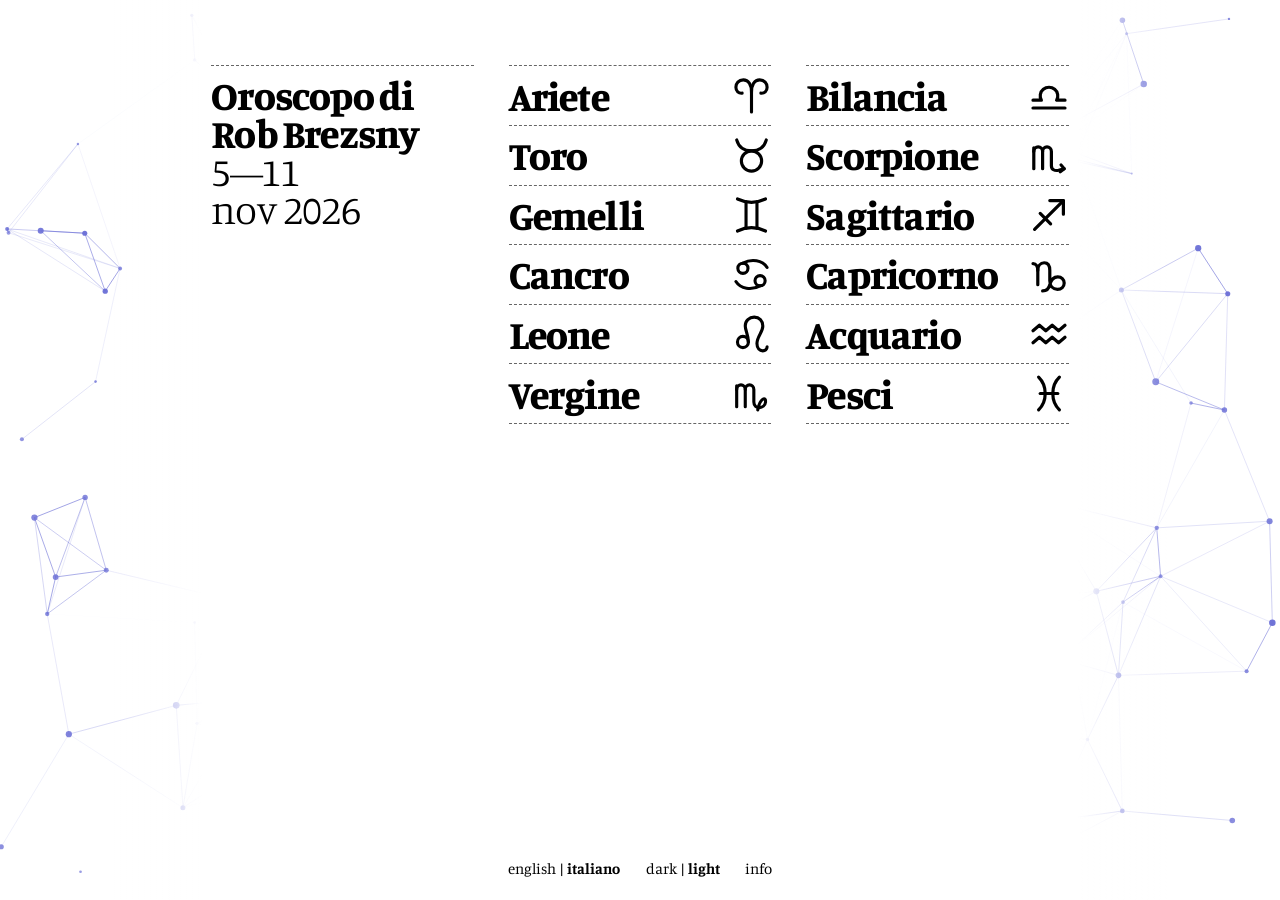
<file: index.html>
<!doctype html>
<html lang="it">
<head>
  <meta charset="utf-8">
  <meta name="viewport" content="width=device-width, initial-scale=1">
  <meta name="robots" content="noindex, nofollow">
  <title>Oroscopo</title>
  <link rel="apple-touch-icon" href="icone/apple-touch-icon.png">
  <link rel="icon" type="image/png" href="icone/favicon.png">
  <meta name="apple-mobile-web-app-title" content="Oroscopo">
  <link rel="preconnect" href="https://fonts.googleapis.com">
  <link rel="preconnect" href="https://fonts.gstatic.com" crossorigin>
  <link href="https://fonts.googleapis.com/css2?family=Manuale:wght@300;400;700;800&display=swap" rel="stylesheet">
  <link rel="stylesheet" href="style.css">
  <script>
    // Tema scelto dal footer (dark | light): applicato subito, prima che la pagina appaia
    try {
      const tema = localStorage.getItem("tema");
      if (tema) document.documentElement.dataset.tema = tema;
    } catch {}
  </script>
</head>
<body class="home">
  <main class="foglio" id="foglio">
    <button class="apri-menu" id="apri-menu" type="button" aria-label="Menu" aria-expanded="false">
      <svg class="simbolo" viewBox="0 0 100 100" aria-hidden="true">
        <path class="linee" d="M14 36 H86 M14 64 H86"/>
        <path class="croce" d="M22 22 L78 78 M78 22 L22 78"/>
      </svg>
    </button>
    <h1 class="titolo"><span id="intestazione">Oroscopo di</span><br><span id="autore"></span><br><span class="data" id="settimana"></span></h1>
    <ul class="elenco" id="elenco"></ul>
    <!-- Menu del telefono: le voci sono disegnate come i segni -->
    <ul class="elenco menu" id="menu">
      <li><a href="#it" data-lingua="it"><span class="nome-segno">Italiano</span><svg class="simbolo" viewBox="0 0 100 100" aria-hidden="true"><circle cx="50" cy="50" r="38"/><circle class="punto" cx="50" cy="50" r="21"/></svg></a></li>
      <li><a href="#en" data-lingua="en" lang="en"><span class="nome-segno">English</span><svg class="simbolo" viewBox="0 0 100 100" aria-hidden="true"><circle cx="50" cy="50" r="38"/><circle class="punto" cx="50" cy="50" r="21"/></svg></a></li>
      <li><a href="#dark" data-tema="dark" lang="en"><span class="nome-segno">Dark</span><svg class="simbolo" viewBox="0 0 100 100" aria-hidden="true"><circle cx="50" cy="50" r="38"/><circle class="punto" cx="50" cy="50" r="21"/></svg></a></li>
      <li><a href="#light" data-tema="light" lang="en"><span class="nome-segno">Light</span><svg class="simbolo" viewBox="0 0 100 100" aria-hidden="true"><circle cx="50" cy="50" r="38"/><circle class="punto" cx="50" cy="50" r="21"/></svg></a></li>
      <li><a href="info"><span class="nome-segno">Info</span><svg class="simbolo" viewBox="0 0 100 100" aria-hidden="true"><circle class="punto-i" cx="46" cy="16" r="6"/><path d="M34 40 H46 V74 C46 86 56 90 70 86"/></svg></a></li>
    </ul>
  </main>
  <footer class="lingue" id="lingue">
    <a href="#en" data-lingua="en" lang="en">english</a> | <a href="#it" data-lingua="it">italiano</a>
    <span class="tema"><a href="#dark" data-tema="dark" lang="en">dark</a> | <a href="#light" data-tema="light" lang="en">light</a></span>
    <a class="link-nota" id="link-nota" href="info">info</a>
  </footer>
  <script src="app.js"></script>
  <script src="sfondo.js"></script>
</body>
</html>
</file>
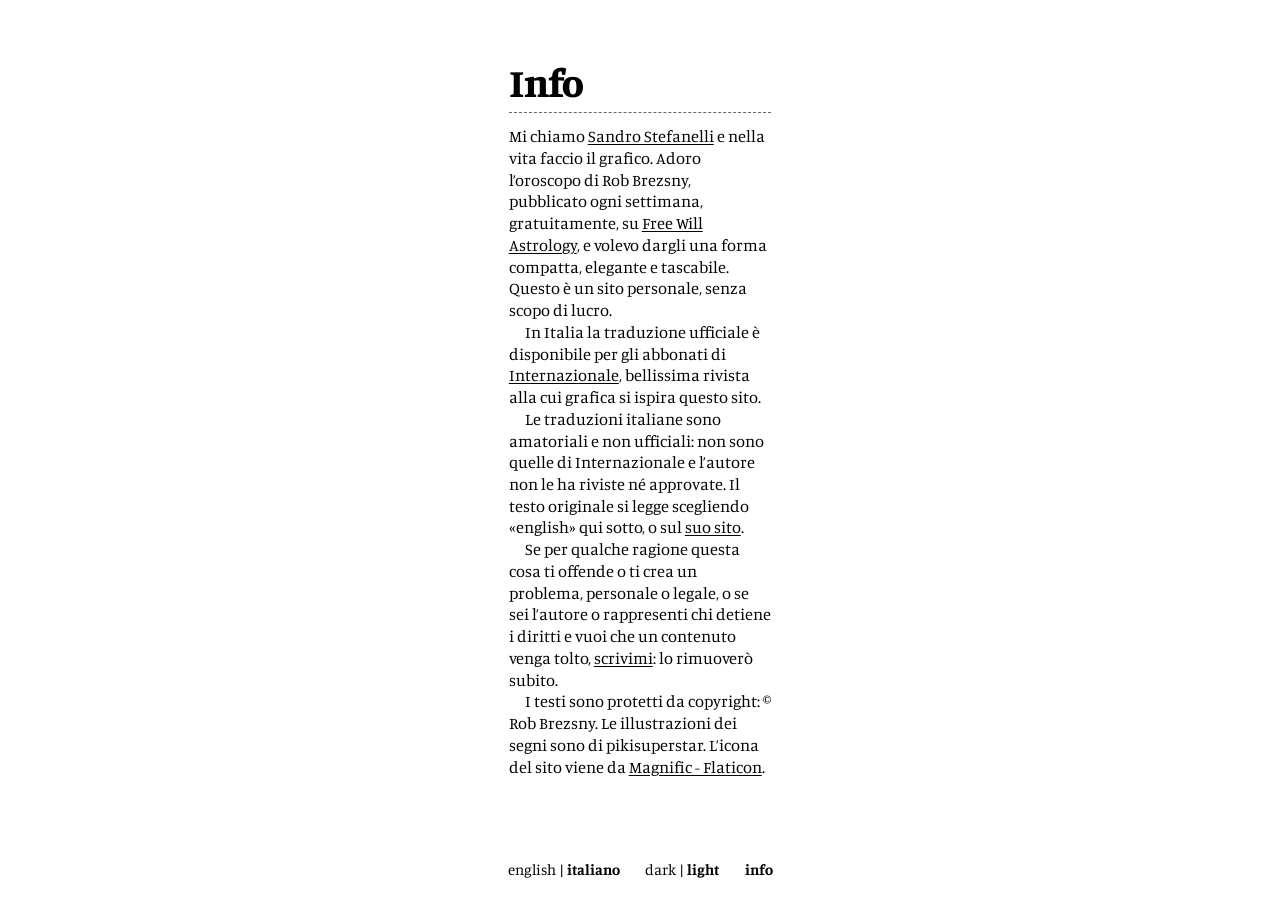
<file: info.html>
<!doctype html>
<html lang="it">
<head>
  <meta charset="utf-8">
  <meta name="viewport" content="width=device-width, initial-scale=1">
  <meta name="robots" content="noindex, nofollow">
  <title>Info</title>
  <link rel="apple-touch-icon" href="icone/apple-touch-icon.png">
  <link rel="icon" type="image/png" href="icone/favicon.png">
  <meta name="apple-mobile-web-app-title" content="Oroscopo">
  <link rel="preconnect" href="https://fonts.googleapis.com">
  <link rel="preconnect" href="https://fonts.gstatic.com" crossorigin>
  <link href="https://fonts.googleapis.com/css2?family=Manuale:wght@300;400;700;800&display=swap" rel="stylesheet">
  <link rel="stylesheet" href="style.css">
  <script>
    // Tema scelto dal footer (dark | light): applicato subito, prima che la pagina appaia
    try {
      const tema = localStorage.getItem("tema");
      if (tema) document.documentElement.dataset.tema = tema;
    } catch {}
  </script>
</head>
<body class="pagina-segno pagina-nota">
  <article class="foglio scontrino" id="nota">
    <header class="testata">
      <h1 class="nome"><a href="./" id="titolo-nota">Info</a></h1>
    </header>
    <div class="testo" lang="it" data-lingua="it">
      <p>Mi chiamo <a href="https://sandrostefanelli.com">Sandro Stefanelli</a> e nella vita faccio il grafico. Adoro l’oroscopo di Rob Brezsny, pubblicato ogni settimana, gratuitamente, su <a href="https://freewillastrology.com">Free Will Astrology</a>, e volevo dargli una forma compatta, elegante e tascabile. Questo è un sito personale, senza scopo di lucro.</p>
      <p>In Italia la traduzione ufficiale è disponibile per gli abbonati di <a href="https://www.internazionale.it">Internazionale</a>, bellissima rivista alla cui grafica si ispira questo sito.</p>
      <p>Le traduzioni italiane sono amatoriali e non ufficiali: non sono quelle di Internazionale e l’autore non le ha riviste né approvate. Il testo originale si legge scegliendo «english» qui sotto, o sul <a href="https://freewillastrology.com">suo sito</a>.</p>
      <p>Se per qualche ragione questa cosa ti offende o ti crea un problema, personale o legale, o se sei l’autore o rappresenti chi detiene i diritti e vuoi che un contenuto venga tolto, <a href="mailto:53_razza.bufalo@icloud.com">scrivimi</a>: lo rimuoverò subito.</p>
      <p>I testi sono protetti da copyright: © Rob Brezsny. Le illustrazioni dei segni sono di pikisuperstar. L’icona del sito viene da <a href="https://www.flaticon.com/free-icons/horoscope" title="horoscope icons">Magnific&nbsp;-&nbsp;Flaticon</a>.</p>
    </div>
    <div class="testo" lang="en" data-lingua="en" hidden>
      <p>My name is <a href="https://sandrostefanelli.com">Sandro Stefanelli</a> and I’m a graphic designer. I love Rob Brezsny’s horoscopes, published every week, for free, at <a href="https://freewillastrology.com">Free Will Astrology</a>, and wanted to give them a compact, elegant, pocket-sized form. This is a personal, non-commercial website.</p>
      <p>In Italy, the official translation is available to subscribers of <a href="https://www.internazionale.it">Internazionale</a>, a beautiful magazine whose design inspired this site.</p>
      <p>The Italian translations are amateur and unofficial: they are not Internazionale’s, and the author has not reviewed or endorsed them. The original text can be read by choosing “english” below, or on <a href="https://freewillastrology.com">his website</a>.</p>
      <p>If for any reason this offends you or causes you a problem, personal or legal, or if you are the author or represent the rights holders and would like any content removed, <a href="mailto:53_razza.bufalo@icloud.com">write to me</a> and I’ll take it down right away.</p>
      <p>The texts are copyrighted: © Rob Brezsny. The zodiac illustrations are by pikisuperstar. The site icon comes from <a href="https://www.flaticon.com/free-icons/horoscope" title="horoscope icons">Magnific&nbsp;-&nbsp;Flaticon</a>.</p>
    </div>
  </article>
  <footer class="lingue" id="lingue">
    <a href="#en" data-lingua="en" lang="en">english</a> | <a href="#it" data-lingua="it">italiano</a>
    <span class="tema"><a href="#dark" data-tema="dark" lang="en">dark</a> | <a href="#light" data-tema="light" lang="en">light</a></span>
    <a class="link-nota attiva" id="link-nota" href="info">info</a>
  </footer>
  <script src="app.js"></script>
</body>
</html>
</file>
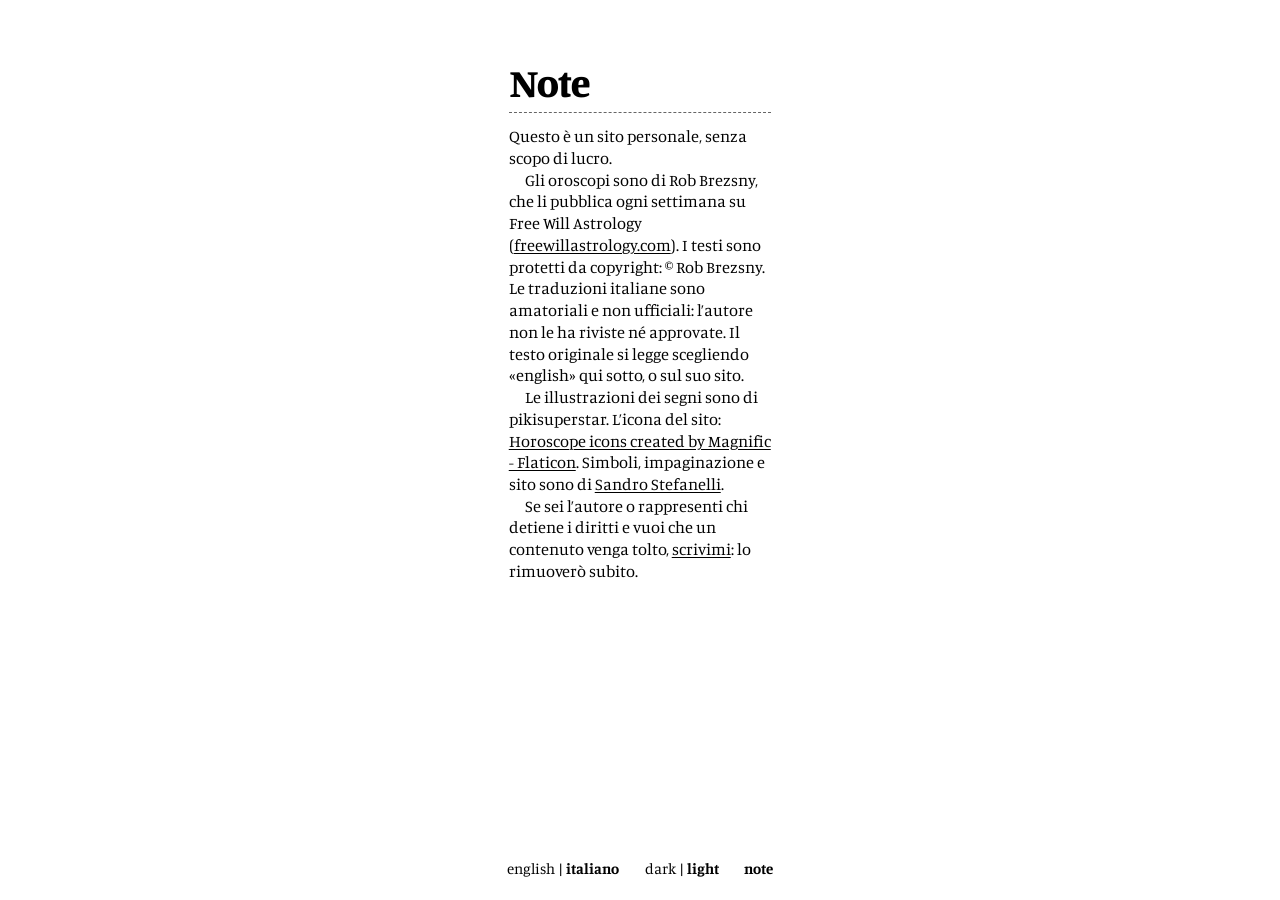
<file: nota.html>
<!doctype html>
<html lang="it">
<head>
  <meta charset="utf-8">
  <meta name="viewport" content="width=device-width, initial-scale=1">
  <meta name="robots" content="noindex, nofollow">
  <title>Note</title>
  <link rel="apple-touch-icon" href="icone/apple-touch-icon.png">
  <link rel="icon" type="image/png" href="icone/favicon.png">
  <meta name="apple-mobile-web-app-title" content="Oroscopo">
  <link rel="preconnect" href="https://fonts.googleapis.com">
  <link rel="preconnect" href="https://fonts.gstatic.com" crossorigin>
  <link href="https://fonts.googleapis.com/css2?family=Manuale:wght@300;400;700;800&display=swap" rel="stylesheet">
  <link rel="stylesheet" href="style.css">
  <script>
    // Tema scelto dal footer (dark | light): applicato subito, prima che la pagina appaia
    try {
      const tema = localStorage.getItem("tema");
      if (tema) document.documentElement.dataset.tema = tema;
    } catch {}
  </script>
</head>
<body class="pagina-segno pagina-nota">
  <article class="foglio scontrino" id="nota">
    <header class="testata">
      <h1 class="nome"><a href="./" id="titolo-nota">Note</a></h1>
    </header>
    <div class="testo" lang="it" data-lingua="it">
      <p>Questo è un sito personale, senza scopo di lucro.</p>
      <p>Gli oroscopi sono di Rob Brezsny, che li pubblica ogni settimana su Free Will Astrology (<a href="https://freewillastrology.com">freewillastrology.com</a>). I testi sono protetti da copyright: © Rob Brezsny. Le traduzioni italiane sono amatoriali e non ufficiali: l’autore non le ha riviste né approvate. Il testo originale si legge scegliendo «english» qui sotto, o sul suo sito.</p>
      <p>Le illustrazioni dei segni sono di pikisuperstar. L’icona del sito: <a href="https://www.flaticon.com/free-icons/horoscope" title="horoscope icons">Horoscope icons created by Magnific - Flaticon</a>. Simboli, impaginazione e sito sono di <a href="https://sandrostefanelli.com">Sandro Stefanelli</a>.</p>
      <p>Se sei l’autore o rappresenti chi detiene i diritti e vuoi che un contenuto venga tolto, <a href="mailto:53_razza.bufalo@icloud.com">scrivimi</a>: lo rimuoverò subito.</p>
    </div>
    <div class="testo" lang="en" data-lingua="en" hidden>
      <p>This is a personal, non-commercial website.</p>
      <p>The horoscopes are by Rob Brezsny, published every week at Free Will Astrology (<a href="https://freewillastrology.com">freewillastrology.com</a>). The texts are copyrighted: © Rob Brezsny. The Italian translations are amateur and unofficial: they have not been reviewed or endorsed by the author. The original text can be read by choosing “english” below, or on his website.</p>
      <p>The zodiac illustrations are by pikisuperstar. Site icon: <a href="https://www.flaticon.com/free-icons/horoscope" title="horoscope icons">Horoscope icons created by Magnific - Flaticon</a>. Symbols, layout and website by <a href="https://sandrostefanelli.com">Sandro Stefanelli</a>.</p>
      <p>If you are the author or represent the rights holders and would like any content removed, please <a href="mailto:53_razza.bufalo@icloud.com">write to me</a> and it will be taken down right away.</p>
    </div>
  </article>
  <footer class="lingue" id="lingue">
    <a href="#en" data-lingua="en" lang="en">english</a> | <a href="#it" data-lingua="it">italiano</a>
    <span class="tema"><a href="#dark" data-tema="dark" lang="en">dark</a> | <a href="#light" data-tema="light" lang="en">light</a></span>
    <a class="link-nota attiva" id="link-nota" href="nota">note</a>
  </footer>
  <script src="app.js"></script>
</body>
</html>
</file>
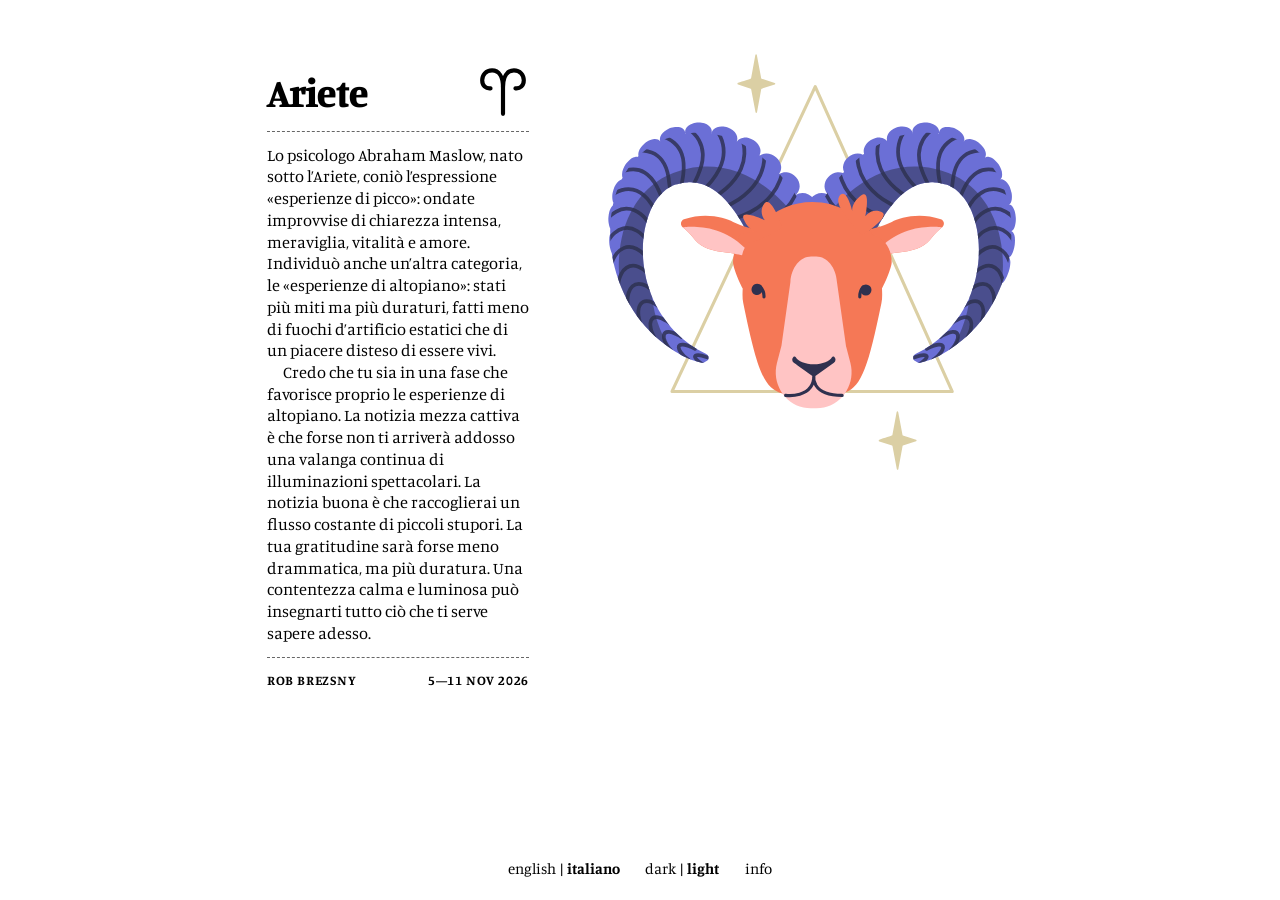
<file: segno.html>
<!doctype html>
<html lang="it">
<head>
  <meta charset="utf-8">
  <meta name="viewport" content="width=device-width, initial-scale=1">
  <meta name="robots" content="noindex, nofollow">
  <title>Oroscopo</title>
  <link rel="apple-touch-icon" href="icone/apple-touch-icon.png">
  <link rel="icon" type="image/png" href="icone/favicon.png">
  <meta name="apple-mobile-web-app-title" content="Oroscopo">
  <link rel="preconnect" href="https://fonts.googleapis.com">
  <link rel="preconnect" href="https://fonts.gstatic.com" crossorigin>
  <link href="https://fonts.googleapis.com/css2?family=Manuale:wght@300;400;700;800&display=swap" rel="stylesheet">
  <link rel="stylesheet" href="style.css">
  <script>
    // Tema scelto dal footer (dark | light): applicato subito, prima che la pagina appaia
    try {
      const tema = localStorage.getItem("tema");
      if (tema) document.documentElement.dataset.tema = tema;
    } catch {}
  </script>
</head>
<body class="pagina-segno">
  <article class="foglio scontrino" id="scontrino">
    <header class="testata">
      <h1 class="nome"><a id="nome" href="./"></a></h1>
      <a class="link-glifo" href="./" aria-label="Torna all’elenco dei segni"><img class="glifo" id="glifo" alt=""></a>
    </header>
    <div class="testo" id="testo"></div>
    <footer class="firma">
      <span id="autore"></span>
      <span id="data"></span>
    </footer>
  </article>
  <img class="illustrazione" id="illustrazione" alt="" hidden>
  <footer class="lingue" id="lingue">
    <a href="#en" data-lingua="en" lang="en">english</a> | <a href="#it" data-lingua="it">italiano</a>
    <span class="tema"><a href="#dark" data-tema="dark" lang="en">dark</a> | <a href="#light" data-tema="light" lang="en">light</a></span>
    <a class="link-nota" id="link-nota" href="info">info</a>
  </footer>
  <script src="app.js"></script>
</body>
</html>
</file>
<file: style.css>
/* Oroscopo da scontrino — solo nero #000 su bianco */

/* La lunghezza della pagina viene impostata da app.js, segno per segno */
@page {
  size: 58mm 110mm;
  margin: 0;
}

* {
  box-sizing: border-box;
}

/* --s è la scala dello scontrino: tutte le misure sono quelle di stampa
   (mm e pt) moltiplicate per --s. In stampa vale 1; a schermo le misure
   crescono, ma senza zoom: sul telefono la colonna si allarga e le righe
   diventano più lunghe, il corpo resta lo stesso. */
:root {
  --non-scelta: 0.4; /* opacità delle voci non scelte nel menu */
  --carta: #fff; /* fondo */
  --inchiostro: #000; /* testo, righe, simboli */
  --stelle: #6b6fd6; /* stelle dello sfondo della home: il viola delle illustrazioni */
  /* Righe tratteggiate: al 60% a schermo; in stampa nero pieno,
     perché la stampa termica non rende le trasparenze */
  --riga: var(--inchiostro);
  --s: 1;
  --st: var(--s); /* scala di titoli e simboli: di solito la stessa */
}

/* A schermo, computer e telefono, la stessa scala: 48mm → 280 pixel.
   Sul telefono la colonna si allarga fino a tutta la larghezza
   e le righe diventano più lunghe, il corpo resta questo. */
@media screen {
  :root {
    --riga: color-mix(in srgb, var(--inchiostro) 60%, transparent);
  }
}

@media screen {
  :root {
    --s: 1.5434;
    --st: var(--s);
  }
}

/* Telefono: testo a 18px, titoli e nomi dei segni a 36px */
@media screen and (max-width: 480px) {
  :root {
    --s: 1.6875; /* 8pt → 18px */
    --st: 1.2115; /* 19,5pt → 31,5px */
  }
}

/* Modo scuro: di base segue l'impostazione del dispositivo; il footer
   "dark | light" lo forza (attributo data-tema su <html>, salvato nel browser).
   Solo a schermo: in stampa resta sempre nero su bianco. */
@media screen and (prefers-color-scheme: dark) {
  :root:not([data-tema="light"]) {
    --carta: #000;
    --inchiostro: #fff;
    --non-scelta: 0.6;
    color-scheme: dark;
  }

  /* I simboli sono file SVG neri: in modo scuro li invertiamo in bianco */
  :root:not([data-tema="light"]) .glifo,
  :root:not([data-tema="light"]) .elenco img {
    filter: invert(1);
  }
}

@media screen {
  :root[data-tema="dark"] {
    --carta: #000;
    --inchiostro: #fff;
    --non-scelta: 0.6;
    color-scheme: dark;
  }

  :root[data-tema="dark"] .glifo,
  :root[data-tema="dark"] .elenco img {
    filter: invert(1);
  }
}

html {
  -webkit-text-size-adjust: 100%;
}

body {
  margin: 0;
  background: var(--carta);
  color: var(--inchiostro);
  font-family: "Manuale", Georgia, serif;
  font-weight: 400;
}

/* ---------- Scontrino ---------- */

.pagina-segno {
  display: flex;
  flex-direction: column;
  align-items: center;
  min-height: 100vh;
  padding: 48px 16px 24px;
}

/* Carta 58mm → 48mm stampabili, con 1,5mm di margine interno per lato.
   La home usa la stessa colonna (.foglio). */
.foglio {
  width: calc(48mm * var(--s));
  margin: 0 auto;
  padding: calc(3mm * var(--s)) calc(1.5mm * var(--s)) calc(4mm * var(--s));
}

.scontrino {
  -webkit-print-color-adjust: exact;
  print-color-adjust: exact;
}

.testata {
  display: flex;
  justify-content: space-between;
  align-items: center;
  gap: calc(2mm * var(--s));
  padding-bottom: calc(2.2mm * var(--s));
  border-bottom: 1px dashed var(--riga);
}

.nome {
  margin: 0;
  font-size: calc(19.5pt * var(--st)); /* il corpo con cui ci sta Capricorno, il nome più lungo */
  font-weight: 800;
  line-height: 0.85;
  letter-spacing: -0.02em;
  white-space: nowrap;
}

/* Anche il simbolo riporta all'elenco dei segni */
.link-glifo {
  display: flex;
  flex: none;
}

/* Il nome riporta all'elenco dei segni */
.nome a {
  color: inherit;
  text-decoration: none;
}

.nome a:hover,
.nome a:focus-visible {
  text-decoration: underline;
  text-decoration-thickness: 1px;
  text-underline-offset: 0.12em;
}

.glifo {
  flex: none;
  width: calc(9mm * var(--st));
  height: calc(9mm * var(--st));
}

.testo {
  margin: calc(2.2mm * var(--s)) 0;
  font-size: calc(8pt * var(--s));
  line-height: 1.32;
  text-align: left;
  -webkit-hyphens: auto;
  hyphens: auto;
}

.testo p {
  margin: 0;
}

.testo p + p {
  text-indent: 1em;
}

.firma {
  display: flex;
  justify-content: space-between;
  gap: calc(2mm * var(--s));
  padding-top: calc(2.2mm * var(--s));
  border-top: 1px dashed var(--riga);
  font-size: calc(6.5pt * var(--s));
  font-weight: 700;
  letter-spacing: 0.06em;
  text-transform: uppercase;
  white-space: nowrap;
}


/* Telefono (e app come Snap&tag, che "fotografano" lo schermo):
   pagina bianca, colonna a tutta larghezza. Il corpo non cambia:
   sugli schermi più larghi le righe sono solo più lunghe. */
@media screen and (max-width: 480px) {
  body.pagina-segno,
  body.home {
    padding: 0 0 24px;
  }

  /* Testo dei paragrafi un po' più grande della scala (18px): 20px */
  body .testo {
    font-size: 20px;
  }

  /* Home sul telefono: righe un po' più basse, perché tutti e 12 i segni
     stiano in una schermata di iPhone 13 */
  body.home .titolo,
  body.home .elenco a {
    padding: 8.5px 0;
  }

  body.home .elenco img {
    width: 28.8px;
    height: 28.8px;
  }

  .foglio {
    width: 100%;
    padding-left: 16px;
    padding-right: 16px;
  }

  /* Telefono: l'illustrazione in fondo, sopra il footer delle lingue */
  .pagina-segno .illustrazione:not([hidden]) {
    display: block;
    width: calc(100% - 32px); /* allineata al testo: 16px per lato */
    height: auto;
    margin: 8px auto 24px;
  }
}

@media print {
  .lingue {
    display: none;
  }

  body,
  .pagina-segno {
    display: block;
    min-height: 0;
    padding: 0;
    background: #fff;
  }
}

/* Footer: english | italiano. Solo a schermo, centrato in fondo alla pagina. */
.lingue {
  margin-top: auto; /* spinge il footer contro il bordo in basso */
  padding-top: 48px;
  font-size: 15px;
  line-height: 1;
  text-align: center;
}

.lingue a {
  color: var(--inchiostro);
  text-decoration: none;
}

.lingue a.attiva {
  font-weight: 700;
}

/* Gruppi del footer (lingue, tema, info) staccati da uno spazio */
.lingue .tema,
.lingue .link-nota {
  margin-left: 1.5em;
}

/* Pagina Info: titoletto in grassetto, senza rientro; anche il paragrafo
   che lo segue parte senza rientro */
.testo .titoletto {
  font-weight: 700;
  text-indent: 0;
}

.testo .titoletto + p {
  text-indent: 0;
}

/* I link non vanno spezzati con la sillabazione */
.pagina-nota .testo a {
  -webkit-hyphens: none;
  hyphens: none;
}

/* Pagina Info: lo scontrino da solo, i link nel testo sottolineati */
.pagina-nota .testo a {
  color: inherit;
  text-decoration: underline;
  text-decoration-thickness: 1px;
  text-underline-offset: 0.12em;
}

@media screen and (min-width: 960px) {
  .pagina-segno.pagina-nota {
    display: flex;
    align-items: center; /* footer centrato, come nelle altre pagine */
  }

  .pagina-segno.pagina-nota .foglio {
    margin: 0 auto;
  }
}

.lingue a:not(.attiva):hover {
  text-decoration: underline;
  text-decoration-thickness: 1px;
  text-underline-offset: 0.12em;
}

/* Illustrazione del segno: solo a schermo.
   Computer: a destra dello scontrino. Finestre più strette: sotto lo scontrino. */
.illustrazione {
  display: none;
}

@media screen and (min-width: 481px) and (max-width: 959px) {
  .pagina-segno .illustrazione:not([hidden]) {
    display: block;
    width: 280px;
    height: auto;
    margin-top: 24px;
  }
}

@media screen and (min-width: 960px) {
  /* Scontrino e lingue a sinistra, illustrazione a destra */
  .pagina-segno {
    display: grid;
    grid-template-columns: auto 420px;
    grid-template-rows: 1fr auto;
    justify-content: center;
    align-items: start;
    column-gap: 64px;
  }

  .pagina-segno .scontrino {
    grid-column: 1;
    grid-row: 1;
  }

  .pagina-segno .illustrazione {
    grid-column: 2;
    grid-row: 1;
  }

  .pagina-segno .lingue {
    grid-column: 1 / -1;
    grid-row: 2;
    justify-self: center;
  }

  .pagina-segno .foglio {
    margin: 0;
  }

  .illustrazione:not([hidden]) {
    display: block;
    width: 420px;
    height: auto;
  }
}

/* ---------- Home ---------- */

.home {
  display: flex;
  flex-direction: column;
  min-height: 100vh;
  padding: 48px 16px 24px;
}

/* Titolo: stesso corpo dei segni, la data in light */
.titolo {
  margin: 0;
  padding: calc(2.2mm * var(--s) * 0.75) 0; /* come le righe dei segni */
  font-size: calc(19.5pt * var(--st));
  font-weight: 800;
  line-height: 0.95;
  letter-spacing: -0.02em;
}

.titolo .data {
  font-weight: 300;
}

.elenco {
  margin: 0;
  padding: 0;
  list-style: none;
  border-top: 1px dashed var(--riga);
}

.elenco li {
  border-bottom: 1px dashed var(--riga);
}

/* Ogni voce è la testata del suo scontrino */
.elenco a {
  display: flex;
  justify-content: space-between;
  align-items: center;
  gap: calc(2mm * var(--s));
  padding: calc(2.2mm * var(--s) * 0.75) 0; /* righe: 75% della testata dello scontrino */
  color: var(--inchiostro);
  text-decoration: none;
  font-size: calc(19.5pt * var(--st));
  font-weight: 800;
  line-height: 0.85;
  letter-spacing: -0.02em;
}

.elenco img {
  flex: none;
  width: calc(9mm * var(--st) * 0.75); /* simboli: 75% di quelli dello scontrino */
  height: calc(9mm * var(--st) * 0.75);
}

/* Sottolineatura al passaggio del mouse: solo dove c'è un mouse
   (sul telefono resterebbe "incollata" dopo il tocco) */
@media (hover: hover) {
  .elenco a:hover .nome-segno {
    text-decoration: underline;
    text-decoration-thickness: 1px;
    text-underline-offset: 0.12em;
  }
}

.elenco a:focus-visible .nome-segno {
  text-decoration: underline;
  text-decoration-thickness: 1px;
  text-underline-offset: 0.12em;
}

/* Menu del telefono: icone disegnate come i simboli dei segni
   (viewBox 100, tratto 8, estremità arrotondate), nel colore del testo */
.apri-menu,
.menu {
  display: none;
}

.simbolo {
  flex: none;
  fill: none;
  stroke: currentColor;
  stroke-width: 8;
  stroke-linecap: round;
  stroke-linejoin: round;
}

/* Punto della "i" di Info: pieno, come il punto delle scelte attive */
.simbolo .punto-i {
  fill: currentColor;
  stroke: none;
}

/* Cerchietto: il punto dentro indica la scelta attiva */
.simbolo .punto {
  display: none;
  fill: currentColor;
  stroke: none;
}

.menu a.attiva .punto {
  display: inline;
}

/* Le scelte non attive (lingua e tema): al 40% in modo chiaro, al 60% in modo scuro */
.menu a[data-lingua]:not(.attiva),
.menu a[data-tema]:not(.attiva) {
  opacity: var(--non-scelta);
}

.apri-menu .croce,
.menu-aperto .apri-menu .linee {
  display: none;
}

.menu-aperto .apri-menu .croce {
  display: inline;
}

@media screen and (max-width: 480px) {
  .home .foglio {
    position: relative;
  }

  /* Sulla prima riga del titolo, allineata ai simboli dei segni */
  .apri-menu {
    display: block;
    position: absolute;
    top: calc(3mm * var(--s) + 8.5px);
    right: 16px;
    width: 28.8px;
    height: calc(19.5pt * var(--st) * 0.95);
    padding: 0;
    border: 0;
    background: none;
    color: var(--inchiostro);
    cursor: pointer;
  }

  .apri-menu .simbolo,
  body.home .elenco .simbolo {
    width: 28.8px;
    height: 28.8px;
  }

  .menu-aperto #elenco {
    display: none;
  }

  .menu-aperto #menu {
    display: block;
  }

  /* Sul telefono il footer della home è sostituito dal menu */
  body.home .lingue {
    display: none;
  }
}

/* Computer: tre colonne da scontrino. Nella prima il titolo,
   nelle altre due i segni (Ariete–Vergine, Bilancia–Pesci). */
@media screen and (min-width: 960px) {
  .home .foglio {
    display: grid;
    grid-template-columns: calc(45mm * var(--s)) calc(96mm * var(--s)); /* 45 | 6 | 45 + 6 + 45 */
    column-gap: calc(6mm * var(--s));
    align-items: start;
    width: calc(150mm * var(--s)); /* 3 colonne da 45mm + 2 spazi da 6mm + margini interni */
  }

  .titolo {
    border-top: 1px dashed var(--riga);
  }

  .elenco {
    display: grid;
    grid-template-columns: 1fr 1fr;
    grid-template-rows: repeat(6, auto);
    grid-auto-flow: column;
    column-gap: calc(6mm * var(--s));
    border-top: 0;
  }

  .elenco li:nth-child(6n + 1) {
    border-top: 1px dashed var(--riga);
  }
  /* Il menu è solo del telefono: la griglia qui sopra non deve riaccenderlo */
  .home .menu {
    display: none;
  }
}

/* Sfondo animato della home (sfondo.js): stelle e fili dietro alle colonne.
   Solo a schermo; il canvas lo crea sfondo.js. */
.cielo {
  position: fixed;
  inset: 0;
  width: 100vw;
  height: 100vh;
  z-index: 0;
  pointer-events: none;
}

.home .foglio,
.home .lingue {
  position: relative;
  z-index: 1;
}

@media print {
  .cielo {
    display: none;
  }
}
</file>
